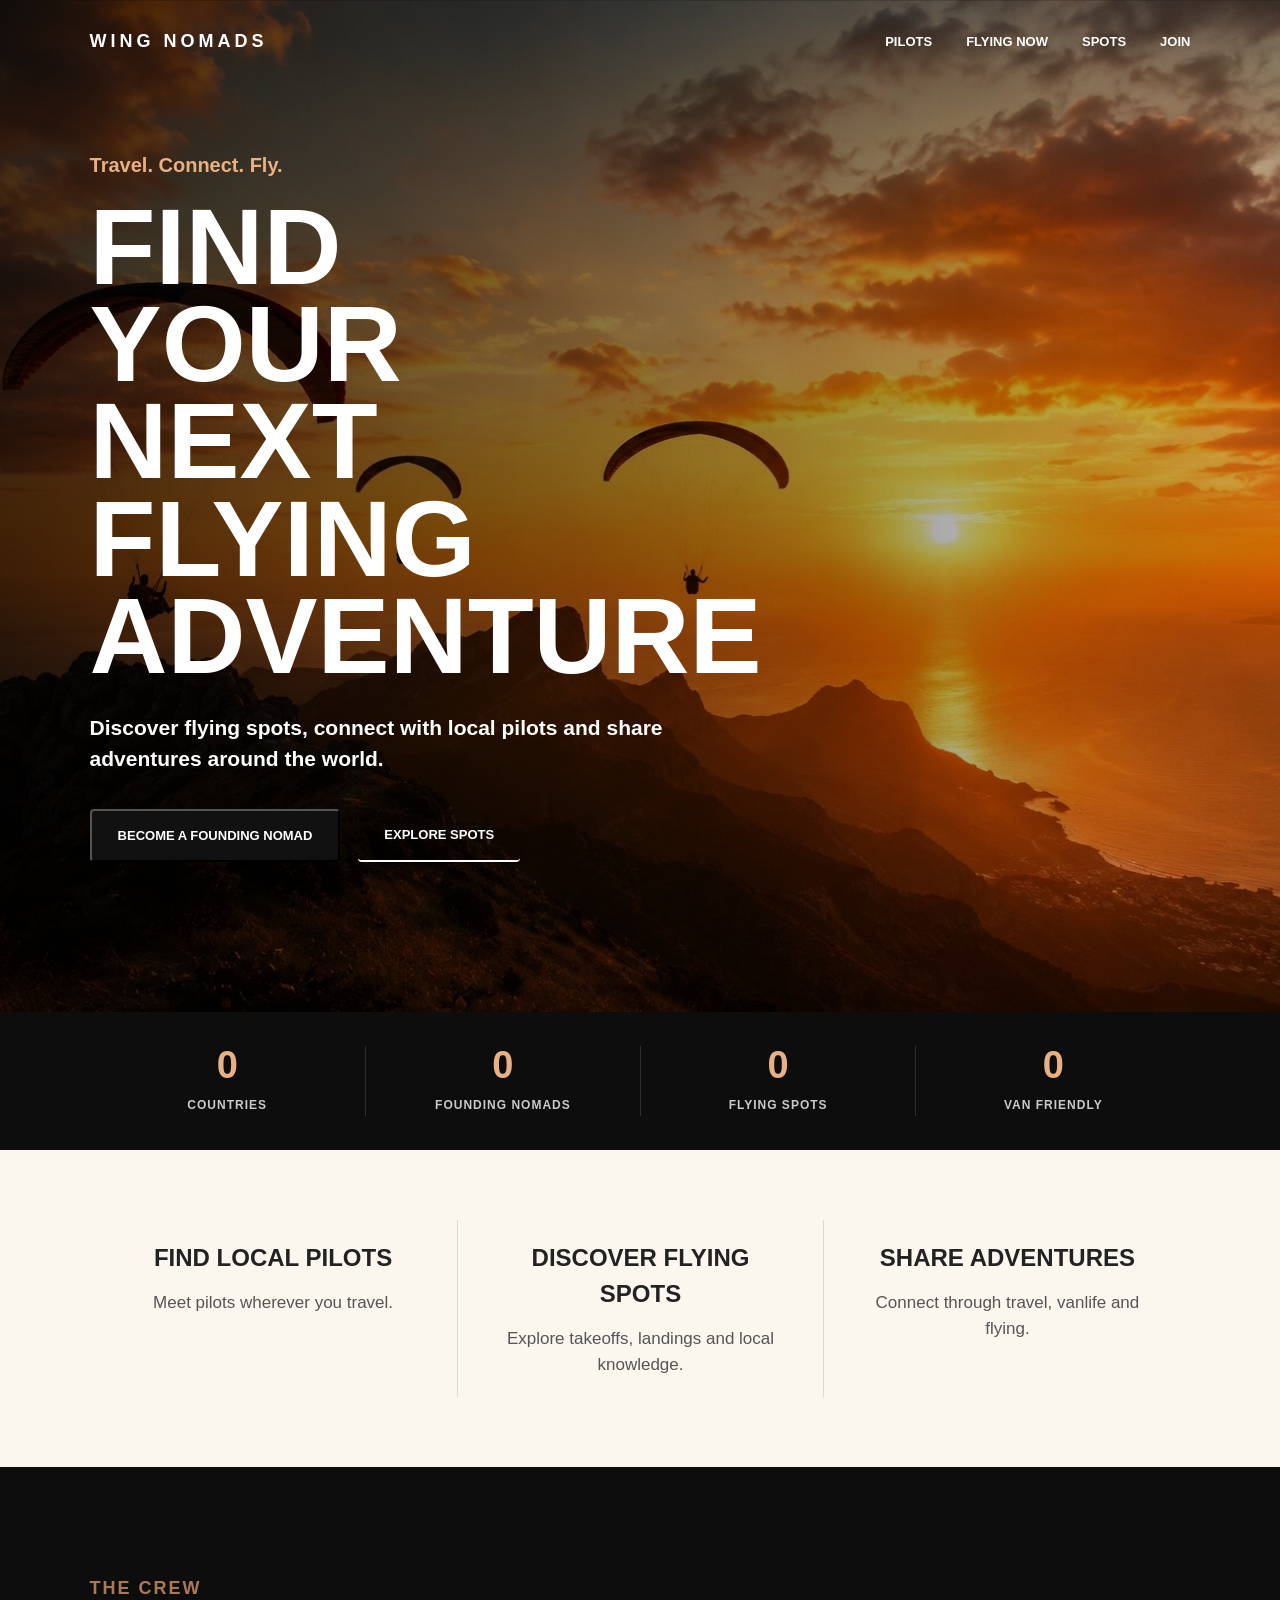
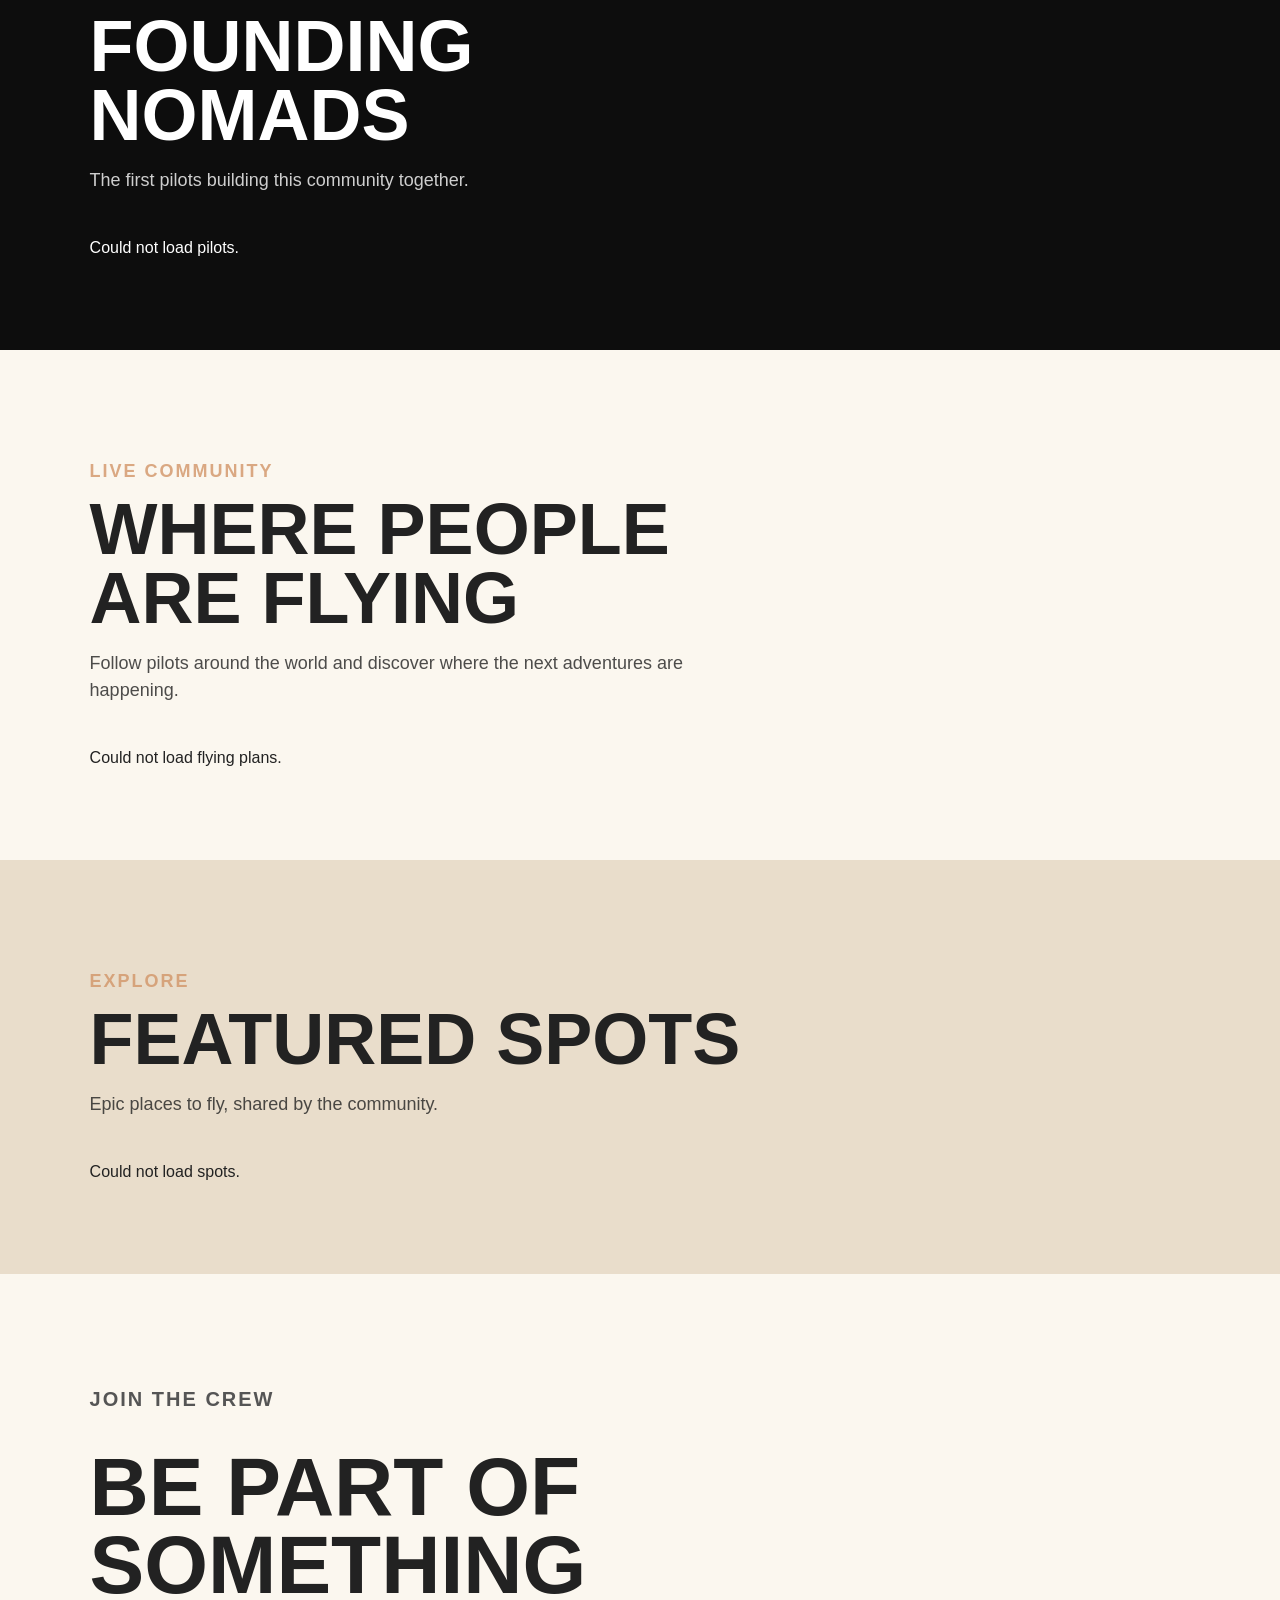
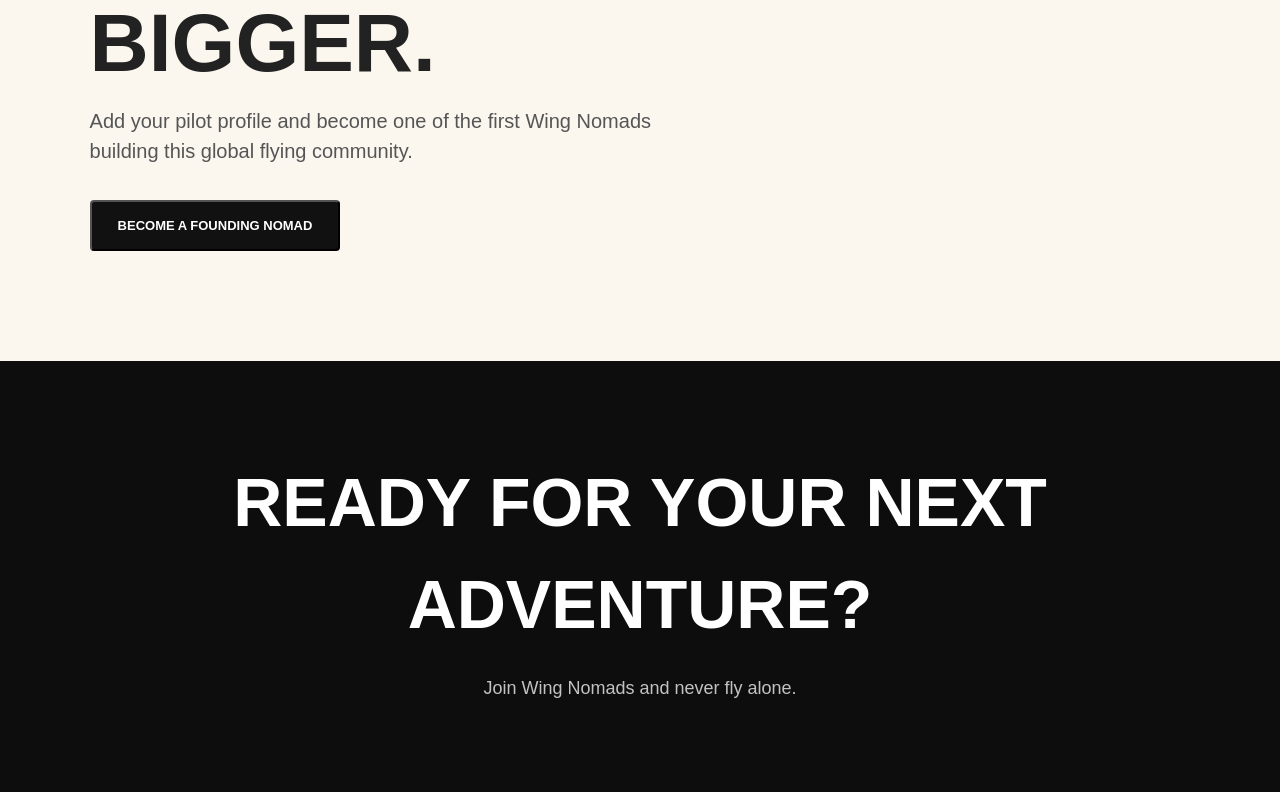
<file: index.html>
<!DOCTYPE html>
<html lang="en">
<head>
  <meta charset="UTF-8" />
  <meta name="viewport" content="width=device-width, initial-scale=1.0" />
  <title>Wing Nomads | Travel. Connect. Fly.</title>
<link rel="stylesheet" href="style.css?v=100002" />
</head>

<body>
  

<header class="navbar">
  <div class="logo">WING NOMADS</div>
  <nav>
    <a href="#pilots">Pilots</a>
    <a href="#flying-now">Flying Now</a>
    <a href="#spots">Spots</a>
    <a href="#join">Join</a>
  </nav>
</header>

<section class="hero">
  <div class="hero-content">
    <p class="tagline">Travel. Connect. Fly.</p>
    <h1>FIND YOUR NEXT<br>FLYING<br>ADVENTURE</h1>
    <p class="description">
      Discover flying spots, connect with local pilots and share adventures around the world.
    </p>
    <div class="buttons">
   <button id="open-form-btn" class="btn-primary">
  Become a Founding Nomad
</button>
      <a href="#spots" class="btn-secondary">Explore Spots</a>
    </div>
  </div>
</section>

<section class="stats-section">
  <div class="stat"><strong id="countries-count">0</strong><span>Countries</span></div>
  <div class="stat"><strong id="pilots-count">0</strong><span>Founding Nomads</span></div>
  <div class="stat"><strong id="spots-count">0</strong><span>Flying Spots</span></div>
  <div class="stat"><strong id="van-count">0</strong><span>Van Friendly</span></div>
</section>

<section class="features">
  <div class="feature">
    <h3>Find Local Pilots</h3>
    <p>Meet pilots wherever you travel.</p>
  </div>

  <div class="feature">
    <h3>Discover Flying Spots</h3>
    <p>Explore takeoffs, landings and local knowledge.</p>
  </div>

  <div class="feature">
    <h3>Share Adventures</h3>
    <p>Connect through travel, vanlife and flying.</p>
  </div>
</section>

<section id="pilots" class="nomads-section">
  <div class="section-intro">
    <p class="eyebrow">The Crew</p>
    <h2>Founding Nomads</h2>
    <p>The first pilots building this community together.</p>
  </div>

  <div id="profiles-container" class="pilot-grid">Loading pilots...</div>
</section>

<section id="flying-now" class="flying-now-section">
  <div class="section-intro">
    <p class="eyebrow">Live Community</p>
    <h2>Where People Are Flying</h2>
    <p>
      Follow pilots around the world and discover where the next adventures are happening.
    </p>
  </div>

  <div id="flying-now-grid" class="flying-now-grid">Loading flying plans...</div>
</section>

<section id="spots" class="spots-section">
  <div class="section-intro">
    <p class="eyebrow">Explore</p>
    <h2>Featured Spots</h2>
    <p>Epic places to fly, shared by the community.</p>
  </div>

  <div id="spots-container" class="spot-grid">Loading spots...</div>
</section>

<section id="join" class="join-cta">
  <div class="join-cta-inner">
    <p class="eyebrow">Join the crew</p>
    <h2>Be part of something bigger.</h2>
    <p>
      Add your pilot profile and become one of the first Wing Nomads building this global flying community.
    </p>
 <button type="button" class="btn-primary js-open-form">
  Become a Founding Nomad
</button>
  </div>
</section>

<div id="form-modal" class="modal">
  <div class="modal-card">

    <button id="close-form-btn" class="modal-close" type="button">×</button>

    <div class="modal-intro">
      <p class="eyebrow">Founding Nomad</p>
      <h2>Join Wing Nomads</h2>
      <p>Create your pilot card. You can update your profile later.</p>
    </div>

   <form id="founding-form" class="founding-form">
      <input type="text" id="full_name" placeholder="Full name" required />
   <select id="country" required>
  <option value="">Country</option>
  <option value="Spain">Spain</option>
  <option value="France">France</option>
  <option value="Italy">Italy</option>
  <option value="Portugal">Portugal</option>
  <option value="Switzerland">Switzerland</option>
  <option value="Austria">Austria</option>
  <option value="Germany">Germany</option>
  <option value="South Africa">South Africa</option>
  <option value="Morocco">Morocco</option>
  <option value="Turkey">Turkey</option>
  <option value="India">India</option>
  <option value="Mexico">Mexico</option>
  <option value="Brazil">Brazil</option>
  <option value="United States">United States</option>
  <option value="Other">Other</option>
</select>
    <select id="flying_type">
  <option value="">Main discipline</option>
  <option value="Paragliding">Paragliding</option>
  <option value="Hike & Fly">Hike & Fly</option>
  <option value="XC">XC</option>
  <option value="Paramotor">Paramotor</option>
  <option value="Speed Flying">Speed Flying</option>
  <option value="Acro">Acro</option>
</select>

<select id="level">
  <option value="">Flying level</option>
  <option value="Beginner">Beginner</option>
  <option value="Intermediate">Intermediate</option>
  <option value="Advanced">Advanced</option>
  <option value="Instructor">Instructor</option>
</select>
      
      <input type="text" id="current_location" placeholder="Current location" />
    <input 
  type="text" 
  id="next_destination" 
  placeholder="Next destination" 
/>

<div class="date-row">

  <div class="date-field">
    <label>From</label>
    <div class="date-input-wrap">
      <input type="date" id="trip_start_date" class="date-input" />
      <span class="date-text">dd/mm/yyyy</span>
      <span class="date-icon"></span>
    </div>
  </div>

  <div class="date-field">
    <label>To</label>
    <div class="date-input-wrap">
      <input type="date" id="trip_end_date" class="date-input" />
      <span class="date-text">dd/mm/yyyy</span>
      <span class="date-icon"></span>
    </div>
  </div>

</div>
     <input 
  type="text" 
  id="instagram" 
  placeholder="Instagram or email, e.g. @nadia.fly" 
/>
    <label for="profile_image_file" class="upload-box">
  Upload profile photo
</label>

<input
  type="file"
  id="profile_image_file"
  accept="image/jpeg,image/png,image/webp"
  hidden
/>

      <button type="submit">Create my profile</button>
      <p id="form-message"></p>
    </form>
  </div>
</div>

<footer>
  <h2>Ready for your next adventure?</h2>
  <p>Join Wing Nomads and never fly alone.</p>
</footer>

<script>
const SUPABASE_URL = "https://fdpyqsqflwqmyubugitn.supabase.co";
const SUPABASE_KEY = "sb_publishable_CHWsP3y0fChbq4Pcjq5pvQ_dngXSe69";
const PROFILE_IMAGES_BUCKET = "profile-images";

function safe(value, fallback = "Not added") {
  return value !== null && value !== undefined && String(value).trim() !== ""
    ? String(value).trim()
    : fallback;
}

function firstAvailable(...values) {
  for (const value of values) {
    if (value !== null && value !== undefined && String(value).trim() !== "") {
      return String(value).trim();
    }
  }
  return "";
}

function getFlag(country) {
  const flags = {
    Spain: "🇪🇸",
    France: "🇫🇷",
    Italy: "🇮🇹",
    Germany: "🇩🇪",
    Portugal: "🇵🇹",
    "United Kingdom": "🇬🇧",
    "United States": "🇺🇸",
    Canada: "🇨🇦",
    Australia: "🇦🇺",
    "South Africa": "🇿🇦"
  };

  return flags[country] || "🌍";
}

function makeUsername(name) {
  return name
    .toLowerCase()
    .trim()
    .replace(/[^a-z0-9]+/g, "")
    .slice(0, 20);
}

function levelClass(level) {
  const cleanLevel = String(level || "pilot").toLowerCase().trim();

  if (cleanLevel.includes("beginner")) return "level-beginner";
  if (cleanLevel.includes("intermediate")) return "level-intermediate";
  if (cleanLevel.includes("advanced")) return "level-advanced";
  if (cleanLevel.includes("pro")) return "level-pro";
  if (cleanLevel.includes("instructor")) return "level-instructor";

  return "level-intermediate";
}
function defaultPilotImage() {
  return "https://images.unsplash.com/photo-1500530855697-b586d89ba3ee?auto=format&fit=crop&w=900&q=80";
}

function defaultSpotImage() {
  return "https://images.unsplash.com/photo-1464822759023-fed622ff2c3b?auto=format&fit=crop&w=900&q=80";
}

async function getTable(tableName) {
  const response = await fetch(`${SUPABASE_URL}/rest/v1/${tableName}?select=*`, {
    headers: {
      apikey: SUPABASE_KEY,
      Authorization: `Bearer ${SUPABASE_KEY}`
    }
  });

  if (!response.ok) throw new Error(await response.text());
  return response.json();
}

async function uploadProfileImage(file, username) {
  if (!file) return "";

  const extension = file.name.split(".").pop().toLowerCase();
  const fileName = `${username}-${Date.now()}.${extension}`;

  const response = await fetch(
    `${SUPABASE_URL}/storage/v1/object/${PROFILE_IMAGES_BUCKET}/${fileName}`,
    {
      method: "POST",
      headers: {
        apikey: SUPABASE_KEY,
        Authorization: `Bearer ${SUPABASE_KEY}`,
        "Content-Type": file.type,
        "x-upsert": "true"
      },
      body: file
    }
  );

  if (!response.ok) throw new Error(await response.text());

  return `${SUPABASE_URL}/storage/v1/object/public/${PROFILE_IMAGES_BUCKET}/${fileName}`;
}

async function insertProfile(profile) {
  const response = await fetch(`${SUPABASE_URL}/rest/v1/profiles`, {
    method: "POST",
    headers: {
      apikey: SUPABASE_KEY,
      Authorization: `Bearer ${SUPABASE_KEY}`,
      "Content-Type": "application/json",
      Prefer: "return=representation"
    },
    body: JSON.stringify(profile)
  });

  if (!response.ok) throw new Error(await response.text());
  return response.json();
}

function updateStats(profiles, spots) {
  const countries = new Set([
    ...profiles.map(profile => profile.country).filter(Boolean),
    ...spots.map(spot => spot.country).filter(Boolean)
  ]);

  document.getElementById("countries-count").textContent = countries.size;
  document.getElementById("pilots-count").textContent = profiles.length;
  document.getElementById("spots-count").textContent = spots.length;
  document.getElementById("van-count").textContent = spots.filter(spot => spot.van_friendly).length;
}

function renderPilotCard(profile) {
  const image = profile.profile_image || defaultPilotImage();
  const name = profile.full_name || "Unnamed Pilot";
  const country = profile.country || "";
  const level = profile.level || "Pilot";
  const flyingType = profile.flying_type || "Flying";
  const currentLocation = profile.current_location || "Not added yet";
  const nextDestination = profile.next_destination || "Open to adventure";
  const instagram = profile.instagram || "Instagram not added";

  return `
    <a href="pilot.html?user=${profile.username}" class="pilot-link">
      <article class="pilot-card">
        <img
          class="pilot-photo"
          src="${image}"
          alt="${name}"
        >

        <div class="pilot-body">
          <div class="pilot-heading">
            <h3>${name}</h3>
            <span>${getFlag(country)} ${country}</span>
          </div>

          <p class="pilot-meta">
            <span class="level-badge ${levelClass(level)}">${level}</span>
            <span>· ${flyingType}</span>
          </p>

        <div class="pilot-detail">
  <small>📍 Flying Now</small>
  <p>${currentLocation}</p>
</div>

          <div class="pilot-detail">
            <small>🧭 Next Destination</small>
            <p>${nextDestination}</p>
          </div>

          <p class="instagram">📸 ${instagram}</p>
        </div>
      </article>
    </a>
  `;
}

function renderFlyingCard(profile) {
  const image = profile.profile_image || defaultPilotImage();
  const name = profile.full_name || "Unnamed Pilot";
  const country = profile.country || "";
  const currentLocation = firstAvailable(profile.current_location, profile.home_spot) || "Location not added";
  const nextDestination = safe(profile.next_destination, "Open to adventure");
  const tripDates = safe(profile.trip_dates, "Dates not added");

  return `
    <a href="pilot.html?user=${profile.username}" class="flying-card">
      <img
        src="${image}"
        alt="${name}"
      >

      <div class="flying-card-body">
        <p class="flying-status">● Flying now</p>
        <h3>${name}</h3>

        <p class="flying-location">
          ${getFlag(country)} ${currentLocation}
        </p>

        <div class="flying-next">
          <small>🧭 Next Destination</small>
          <p>${nextDestination}</p>
          <span>${tripDates}</span>
        </div>
      </div>
    </a>
  `;
}

function renderSpotCard(spot) {
  const image = firstAvailable(spot.image_url, spot.image) || defaultSpotImage();

  const name = spot.name || "Unnamed Spot";
  const country = spot.country || "";
  const region = spot.region || "Unknown region";
  const flyingType = spot.flying_type || "Paragliding";

  const bestSeason = firstAvailable(
    spot.best_season,
    spot.season,
    spot.best_time,
    spot.best_months
  ) || "Not specified";

  const windDirections = firstAvailable(
    spot.wind_directions,
    spot.wind_direction,
    spot.wind,
    spot.orientation,
    spot.takeoff_orientation
  ) || "Not specified";

  const difficulty = spot.difficulty || "Not specified";
  const vanFriendly = spot.van_friendly ? "Yes" : "No";

  return `
    <a href="spot.html?id=${spot.slug}" class="spot-link">
      <article class="spot-card">
        <div
          class="spot-image"
          style="background-image:linear-gradient(rgba(0,0,0,.06), rgba(0,0,0,.06)), url('${image}')"
        ></div>

        <div class="pilot-body">
          <div class="pilot-heading">
            <h3>${name}</h3>
            <span>${getFlag(country)} ${country}</span>
          </div>

          <p class="pilot-meta spot-meta">${region} · ${flyingType}</p>

          <div class="spot-detail-list">
            <div class="pilot-detail">
              <small>☀️ Best Season</small>
              <p>${bestSeason}</p>
            </div>

            <div class="pilot-detail">
              <small>🌬️ Wind Directions</small>
              <p>${windDirections}</p>
            </div>
          </div>

          <div class="spot-info-row">
            <div>
              <small>📊 Difficulty</small>
              <p>${difficulty}</p>
            </div>

            <div>
              <small>🚐 Van Friendly</small>
              <p>${vanFriendly}</p>
            </div>
          </div>
        </div>
      </article>
    </a>
  `;
}

async function loadProfiles() {
  const container = document.getElementById("profiles-container");
  const flyingNowContainer = document.getElementById("flying-now-grid");

  try {
    const profiles = await getTable("profiles");

    container.innerHTML = profiles.map(renderPilotCard).join("");

    if (flyingNowContainer) {
      flyingNowContainer.innerHTML = profiles
        .slice(0, 3)
        .map(renderFlyingCard)
        .join("");
    }

    return profiles;
  } catch (error) {
    container.innerHTML = "Could not load pilots.";
    if (flyingNowContainer) flyingNowContainer.innerHTML = "Could not load flying plans.";
    console.error(error);
    return [];
  }
}

async function loadSpots() {
  const container = document.getElementById("spots-container");

  try {
    const spots = await getTable("spots");
    container.innerHTML = spots.map(renderSpotCard).join("");
    return spots;
  } catch (error) {
    container.innerHTML = "Could not load spots.";
    console.error(error);
    return [];
  }
}

async function init() {
  const profiles = await loadProfiles();
  const spots = await loadSpots();
  updateStats(profiles, spots);
}

const modal = document.getElementById("form-modal");
const closeBtn = document.getElementById("close-form-btn");

document.querySelectorAll(".js-open-form, #open-form-btn").forEach(button => {
  button.addEventListener("click", () => {
    modal.classList.add("open");
  });
});

if (closeBtn) {
  closeBtn.addEventListener("click", () => {
    modal.classList.remove("open");
  });
}

if (modal) {
  modal.addEventListener("click", event => {
    if (event.target === modal) {
      modal.classList.remove("open");
    }
  });
}
document.querySelectorAll(".date-input").forEach(input => {
  input.addEventListener("change", () => {
    const text = input.parentElement.querySelector(".date-text");

    if (!input.value) {
      text.textContent = "dd/mm/yyyy";
      return;
    }

    const [year, month, day] = input.value.split("-");
    text.textContent = `${day}/${month}/${year.slice(-2)}`;
  });
});
document.getElementById("founding-form").addEventListener("submit", async function(event) {
  event.preventDefault();

  const message = document.getElementById("form-message");
  message.textContent = "Creating your profile...";

  const fullName = document.getElementById("full_name").value.trim();
  const username = makeUsername(fullName);
  const imageFile = document.getElementById("profile_image_file").files[0];

  try {
    const uploadedImageUrl = await uploadProfileImage(imageFile, username);

   const startDate = document.getElementById("trip_start_date").value;
const endDate = document.getElementById("trip_end_date").value;

function formatShortDate(dateString) {
  if (!dateString) return "";

  const [year, month, day] = dateString.split("-");

  return `${day}/${month}/${year.slice(-2)}`;
}

const profile = {
  id: crypto.randomUUID(),
  full_name: fullName,
  username: username,
  country: document.getElementById("country").value,
  flying_type: document.getElementById("flying_type").value,
  level: document.getElementById("level").value,

  current_location: document.getElementById("current_location").value.trim(),
  next_destination: document.getElementById("next_destination").value.trim(),

  trip_dates: `${formatShortDate(startDate)} - ${formatShortDate(endDate)}`,

  instagram: document.getElementById("instagram").value.trim(),
  profile_image: uploadedImageUrl
};

    await insertProfile(profile);

    message.textContent = "Profile created. Welcome to Wing Nomads.";
    this.reset();
    await init();

    setTimeout(() => {
      modal.classList.remove("open");
      message.textContent = "";
      window.location.href = "#pilots";
    }, 1200);

  } catch (error) {
    console.error("PROFILE ERROR:", error);
    message.textContent = error.message || "Could not create profile. Check Supabase.";
  }
});
if (new URLSearchParams(window.location.search).get("open") === "form") {
  window.addEventListener("load", () => {
    modal.classList.add("open");
  });
}

init();
</script>

</body>
</html>
</file>
<file: style.css>
:root {
  --black: #0d0d0d;
  --charcoal: #222222;
  --cream: #f6f1e8;
  --sand: #e9ddcb;
  --paper: #fbf7ef;
  --terracotta: #c46a3c;
  --soft-grey: #666666;
  --white: #ffffff;
  --green-bg: #dcefdc;
  --green-text: #1f7a38;
  --yellow-bg: #f4e3b1;
  --yellow-text: #9a6a00;
  --red-bg: #f1c7b8;
  --red-text: #a13d22;
}

* {
  margin: 0;
  padding: 0;
  box-sizing: border-box;
}

html,
body {
  width: 100%;
  overflow-x: hidden;
}

body {
  font-family: Arial, sans-serif;
  background: var(--cream);
  color: var(--charcoal);
  line-height: 1.5;
}

img {
  max-width: 100%;
}

a {
  color: inherit;
  text-decoration: none;
}

/* GLOBAL LABELS */

.label-row {
  display: flex;
  align-items: center;
  gap: 8px;
}

.label-icon {
  font-size: 15px;
  line-height: 1;
}

.info-label,
.pilot-detail small,
.flying-next small,
.spot-info-row small,
.spot-mini-card small,
.pilot-mini-card small,
.side-item small,
.pilot-side-item small {
  display: block;
  text-transform: uppercase;
  color: var(--soft-grey);
  font-size: 12px;
  font-weight: 900;
  letter-spacing: 1px;
  margin-bottom: 7px;
}

.level-badge {
  display: inline-flex;
  align-items: center;
  padding: 5px 10px;
  border-radius: 999px;
  font-size: 11px;
  font-weight: 900;
  letter-spacing: .08em;
  text-transform: uppercase;
  line-height: 1;
}

.level-beginner {
  background: #e5f7ea;
  color: #16823a;
}

.level-intermediate {
  background: #fff3d6;
  color: #c58917;
}

.level-advanced,
.level-pro {
  background: #ffe3e3;
  color: #c43d3d;
}

.level-instructor {
  background: #e7e7e7;
  color: #111111;
}

/* NAVBAR */

.navbar {
  position: absolute;
  top: 0;
  width: 100%;
  z-index: 10;
  padding: 28px 7%;
  display: flex;
  justify-content: space-between;
  align-items: center;
  color: white;
}

.logo {
  font-weight: 900;
  letter-spacing: 4px;
  font-size: 18px;
}

.navbar nav {
  display: flex;
  gap: 34px;
}

.navbar a {
  font-weight: 800;
  font-size: 13px;
  text-transform: uppercase;
}

/* HERO */

.hero {
  min-height: 100vh;
  background:
    linear-gradient(90deg, rgba(0,0,0,.72), rgba(0,0,0,.18)),
 url("images/IMG_DECB8534-B91A-41D1-8EE7-DFAED174CDAC.jpeg");
  background-size: cover;
  background-position: center;
  display: flex;
  align-items: center;
}

.hero-content {
  max-width: 760px;
  padding: 150px 7%;
  color: white;
}

.tagline {
  font-size: 20px;
  font-weight: 800;
  margin-bottom: 18px;
  color: #e7b184;
}

.hero h1 {
  font-size: clamp(56px, 9vw, 108px);
  line-height: .9;
  font-weight: 900;
  margin-bottom: 28px;
}

.description {
  font-size: 21px;
  font-weight: 600;
  max-width: 620px;
  margin-bottom: 34px;
}

.buttons {
  display: flex;
  gap: 18px;
  flex-wrap: wrap;
}

.btn-primary,
.btn-secondary {
  display: inline-block;
  padding: 16px 26px;
  border-radius: 4px;
  font-weight: 900;
  font-size: 13px;
  text-transform: uppercase;
}

.btn-primary {
  background: #111111;
  color: #ffffff;
}

.btn-secondary {
  color: white;
  border-bottom: 2px solid white;
}

/* STATS */

.stats-section {
  display: grid;
  grid-template-columns: repeat(4, 1fr);
  background: var(--black);
  color: white;
  padding: 34px 7%;
}

.stat {
  text-align: center;
  border-left: 1px solid rgba(255,255,255,.14);
}

.stat:first-child {
  border-left: none;
}

.stat strong {
  display: block;
  font-size: 38px;
  line-height: 1;
  margin-bottom: 8px;
  color: #e7b184;
}

.stat span {
  font-size: 12px;
  font-weight: 900;
  letter-spacing: 1px;
  text-transform: uppercase;
  opacity: .78;
}

/* FEATURES */

.features {
  display: grid;
  grid-template-columns: repeat(3, 1fr);
  background: var(--paper);
  padding: 70px 7%;
}

.feature {
  text-align: center;
  padding: 20px 42px;
  border-left: 1px solid rgba(0,0,0,.12);
}

.feature:first-child {
  border-left: none;
}

.feature h3 {
  font-size: 24px;
  text-transform: uppercase;
  margin-bottom: 14px;
}

.feature p {
  font-size: 17px;
  color: #555;
}

/* SECTIONS */

.nomads-section {
  background: var(--black);
  color: white;
  padding: 90px 7%;
}

.flying-now-section {
  background: var(--paper);
  padding: 90px 7%;
}

.spots-section {
  background: var(--sand);
  padding: 90px 7%;
}

.section-intro {
  max-width: 680px;
  margin-bottom: 42px;
}

.eyebrow {
  color: #d29568;
  text-transform: uppercase;
  font-weight: 900;
  letter-spacing: 2px;
  margin-bottom: 10px;
}

.section-intro h2 {
  font-size: clamp(42px, 7vw, 72px);
  line-height: .95;
  text-transform: uppercase;
}

.section-intro p {
  margin-top: 18px;
  font-size: 18px;
  opacity: .8;
}

/* GRIDS */

.pilot-grid,
.spot-grid,
.flying-now-grid {
  display: grid;
  grid-template-columns: repeat(auto-fit, minmax(280px, 340px));
  gap: 28px;
}

.flying-now-grid {
  grid-template-columns: repeat(auto-fit, minmax(280px, 1fr));
}

.pilot-link,
.spot-link,
.flying-card {
  display: block;
}

/* HOME CARDS */

.pilot-card,
.spot-card,
.flying-card {
  background: var(--paper);
  color: var(--charcoal);
  border-radius: 14px;
  overflow: hidden;
  box-shadow: 0 18px 45px rgba(0,0,0,.16);
  transition: .25s ease;
}

.flying-card {
  background: white;
  box-shadow: 0 18px 45px rgba(0,0,0,.12);
}

.pilot-card:hover,
.spot-link:hover .spot-card,
.flying-card:hover {
  transform: translateY(-4px);
}

.pilot-photo,
.flying-card img {
  width: 100%;
  height: 215px;
  display: block;
  object-fit: cover;
  object-position: center 25%;
}

.flying-card img {
  height: 220px;
}

.spot-image {
  width: 100%;
  height: 205px;
  display: block;
  background:
    linear-gradient(rgba(0,0,0,.06), rgba(0,0,0,.06)),
    url("https://images.unsplash.com/photo-1464822759023-fed622ff2c3b?auto=format&fit=crop&w=900&q=80");
  background-size: cover;
  background-position: center;
}

.pilot-body,
.flying-card-body {
  padding: 26px;
}

.pilot-heading {
  display: flex;
  justify-content: space-between;
  align-items: flex-start;
  gap: 14px;
  margin-bottom: 10px;
}

.pilot-heading h3,
.spot-card h3,
.flying-card h3 {
  font-size: 24px;
  line-height: 1.05;
  text-transform: uppercase;
  color: var(--black);
  font-weight: 900;
}

.flying-card h3 {
  font-size: 26px;
  margin-bottom: 12px;
}

.pilot-heading span {
  font-size: 12px;
  font-weight: 900;
  text-transform: uppercase;
  color: var(--terracotta);
  white-space: nowrap;
}

.pilot-meta {
  display: flex;
  align-items: center;
  flex-wrap: wrap;
  gap: 8px;
  font-size: 13px;
  font-weight: 900;
  letter-spacing: .9px;
  text-transform: uppercase;
  color: var(--soft-grey);
  padding-bottom: 18px;
  border-bottom: 1px solid rgba(0,0,0,.12);
  margin-bottom: 22px;
}

.spot-meta {
  display: block;
}

.pilot-detail {
  margin-bottom: 16px;
}

.pilot-detail p,
.flying-location,
.spot-info-row p {
  font-size: 16px;
  color: #222;
}

.flying-location {
  font-weight: 800;
  margin-bottom: 20px;
}

.instagram {
  margin-top: 22px;
  padding-top: 18px;
  border-top: 1px solid rgba(0,0,0,.12);
  font-size: 16px;
  color: #333;
  font-weight: 800;
}

.flying-status {
  color: var(--green-text);
  font-size: 12px;
  font-weight: 900;
  text-transform: uppercase;
  letter-spacing: .08em;
  margin-bottom: 10px;
}

.flying-next {
  padding-top: 18px;
  border-top: 1px solid rgba(0,0,0,.12);
}

.flying-next p {
  font-size: 18px;
  font-weight: 900;
  color: var(--black);
  margin-bottom: 4px;
}

.flying-next span {
  font-size: 14px;
  font-weight: 800;
  color: var(--terracotta);
}

/* SPOT CARDS */

.spot-card {
  max-width: 340px;
}

.spot-info-row {
  display: grid;
  grid-template-columns: 1fr 1fr;
  gap: 18px;
  padding-top: 20px;
  border-top: 1px solid rgba(0,0,0,.1);
}

/* JOIN CTA */

.join-cta {
  background: var(--paper);
  padding: 110px 7%;
  position: relative;
  overflow: hidden;
}

.join-cta-inner {
  max-width: 760px;
  position: relative;
  z-index: 2;
}

.join-cta h2 {
  font-size: clamp(44px, 7vw, 82px);
  line-height: .95;
  text-transform: uppercase;
  margin-bottom: 24px;
}

.join-cta p {
  font-size: 20px;
  color: #555;
  max-width: 620px;
  margin-bottom: 34px;
}

.join-btn {
  display: inline-block;
  padding: 18px 30px;
  background: #111111 !important;
  color: #ffffff !important;
  border: 2px solid #111111;
  border-radius: 8px;
  font-weight: 900;
  font-size: 13px;
  text-transform: uppercase;
  letter-spacing: .04em;
  cursor: pointer;
  transition: .2s ease;
  box-shadow: 0 12px 30px rgba(0,0,0,.18);
}

.join-btn:hover {
  opacity: .9;
  transform: translateY(-2px);
}
/* SHARED DETAIL PAGES */

.spot-page,
.pilot-page {
  min-height: 100vh;
  background: var(--cream);
}

.spot-detail-hero,
.pilot-detail-hero {
  position: relative;
  height: 60vh;
  min-height: 520px;
  overflow: hidden;
  color: white;
}

.spot-detail-hero img,
.pilot-detail-hero img {
  position: absolute;
  inset: 0;
  width: 100%;
  height: 100%;
  object-fit: cover;
}

.pilot-detail-hero img {
  object-position: center 22%;
}

.spot-hero-shade,
.pilot-hero-shade {
  position: absolute;
  inset: 0;
  background:
    linear-gradient(to bottom, rgba(0,0,0,.25), rgba(0,0,0,.65)),
    linear-gradient(to right, rgba(0,0,0,.55), rgba(0,0,0,.08));
}

.spot-back,
.pilot-back {
  position: absolute;
  z-index: 3;
  top: 32px;
  left: 7%;
  color: white;
  font-weight: 900;
  font-size: 17px;
}

.spot-hero-content,
.pilot-hero-content {
  position: absolute;
  z-index: 2;
  left: 7%;
  bottom: 65px;
  max-width: 900px;
}

.spot-hero-content h1,
.pilot-name {
  font-size: clamp(54px, 9vw, 106px);
  line-height: .9;
  text-transform: uppercase;
  margin-bottom: 24px;
  color: white;
}

.pilot-country {
  color: #e29a68;
  font-size: 22px;
  font-weight: 900;
  text-transform: uppercase;
  letter-spacing: .08em;
  margin-bottom: 18px;
}

.spot-location-line,
.spot-type-line,
.pilot-meta-line {
  display: flex;
  align-items: center;
  flex-wrap: wrap;
  gap: 16px;
  font-size: 28px;
  font-weight: 900;
  text-transform: uppercase;
  margin-top: 14px;
}

.spot-flag {
  font-size: 34px;
}

.region-highlight {
  color: #e29a68;
}

.spot-detail-main,
.pilot-detail-main {
  padding: 70px 7% 90px;
}

.spot-layout,
.pilot-layout {
  display: grid;
  grid-template-columns: 1.3fr .85fr;
  gap: 60px;
  align-items: start;
}

.spot-description-large,
.pilot-description-large {
  font-size: 25px;
  line-height: 1.65;
  color: #333;
  max-width: 760px;
  margin-bottom: 44px;
}

.spot-info-cards,
.pilot-info-cards {
  display: grid;
  grid-template-columns: repeat(2, minmax(220px, 1fr));
  gap: 22px;
}

.spot-mini-card,
.pilot-mini-card {
  background: white;
  border-radius: 14px;
  padding: 18px;
  box-shadow: 0 14px 36px rgba(0,0,0,.08);
}

.circle-icon {
  display: inline-flex;
  align-items: center;
  justify-content: center;
  margin-bottom: 18px;
}

.circle-icon svg,
.spot-type-line svg,
.side-item svg,
.pilot-side-item svg,
.community-btn svg,
.safety-icon svg,
.pilot-instagram-link svg {
  width: 26px;
  height: 26px;
  stroke: currentColor;
  stroke-width: 2.2;
}

.spot-mini-card p,
.pilot-mini-card p {
  padding: 18px;
  font-size: 20px;
  font-weight: 900;
  color: var(--black);
}

.spot-side-card,
.pilot-side-card {
  background: rgba(255,255,255,.72);
  border: 1px solid rgba(0,0,0,.08);
  border-radius: 18px;
  padding: 34px;
  box-shadow: 0 18px 45px rgba(0,0,0,.1);
}

.side-item,
.pilot-side-item {
  padding: 22px 0;
  border-bottom: 1px solid rgba(0,0,0,.12);
}

.side-item:first-child,
.pilot-side-item:first-child {
  padding-top: 0;
}

.side-item:last-child,
.pilot-side-item:last-child {
  border-bottom: none;
  padding-bottom: 0;
}

.side-item p,
.pilot-side-item p {
  font-size: 22px;
  font-weight: 800;
  color: var(--black);
}

.pilot-instagram-link {
  display: inline-flex;
  align-items: center;
  gap: 10px;
  font-weight: 900;
}

.spot-community-panel,
.pilot-community-panel {
  margin-top: 60px;
  background: #f6eee4;
  border-radius: 18px;
  padding: 38px;
  display: grid;
  grid-template-columns: 1fr .9fr;
  gap: 40px;
  align-items: center;
}

.spot-community-panel h2,
.pilot-community-panel h2 {
  font-size: 34px;
  line-height: 1.05;
  margin-bottom: 12px;
}

.spot-community-panel p,
.pilot-community-panel p {
  color: #555;
  font-size: 17px;
}

.spot-community-buttons,
.pilot-buttons {
  display: grid;
  gap: 14px;
}

.community-btn,
.pilot-btn {
  display: block;
  padding: 18px 22px;
  border-radius: 10px;
  text-align: center;
  font-weight: 900;
}

.pilot-btn {
  text-transform: uppercase;
  font-size: 13px;
  letter-spacing: .04em;
}

.community-btn.primary,
.pilot-btn.primary {
  background: var(--black);
  color: white;
}

.community-btn.secondary,
.pilot-btn.secondary {
  border: 1px solid var(--black);
  color: var(--black);
  background: transparent;
}

.spot-safety-note {
  margin-top: 28px;
  background: var(--black);
  color: white;
  border-radius: 14px;
  padding: 26px 32px;
  display: flex;
  gap: 22px;
  align-items: center;
}

.safety-icon {
  width: 52px;
  height: 52px;
  border-radius: 50%;
  background: var(--paper);
  color: var(--black);
  display: flex;
  align-items: center;
  justify-content: center;
  flex: 0 0 auto;
}

.spot-safety-note p {
  font-size: 16px;
  opacity: .9;
}

/* MODAL */

.modal {
  position: fixed;
  inset: 0;
  z-index: 999;
  background: rgba(0,0,0,.72);
  display: none;
  align-items: center;
  justify-content: center;
  padding: 28px;
}

.modal.open {
  display: flex;
}

.modal-card {
  width: min(920px, 100%);
  max-height: 92vh;
  overflow-y: auto;
  background: var(--paper);
  border-radius: 18px;
  padding: 42px;
  position: relative;
  box-shadow: 0 30px 90px rgba(0,0,0,.38);
}

.modal-close {
  position: absolute;
  top: 22px;
  right: 24px;
  width: auto;
  height: auto;
  border: none;
  background: transparent;
  color: #777;
  font-size: 42px;
  line-height: 1;
  cursor: pointer;
  z-index: 10;
}
.modal-intro {
  max-width: 620px;
  margin-bottom: 30px;
}

.modal-intro h2 {
  font-size: clamp(38px, 5vw, 64px);
  line-height: .95;
  text-transform: uppercase;
  margin-bottom: 14px;
}

.modal-intro p {
  color: #555;
  font-size: 17px;
}

.founding-form {
  display: grid;
  grid-template-columns: 1fr 1fr;
  gap: 16px;
}

.founding-form input {
  width: 100%;
  padding: 16px 18px;
  border: 1px solid rgba(0,0,0,.14);
  border-radius: 8px;
  font-size: 16px;
  background: white;
}

.founding-form input[type="file"] {
  padding: 14px 18px;
  cursor: pointer;
}

.founding-form button {
  grid-column: 1 / -1;
  margin-top: 8px;
  padding: 18px 24px;
  background: var(--black);
  color: white;
  border: none;
  border-radius: 8px;
  font-weight: 900;
  text-transform: uppercase;
  cursor: pointer;
}

#form-message {
  grid-column: 1 / -1;
  font-size: 15px;
  font-weight: 800;
  color: var(--terracotta);
}

/* EMPTY STATE */

.empty-state {
  min-height: 100vh;
  background: var(--cream);
  padding: 120px 7%;
}

.empty-state h1 {
  font-size: 48px;
  margin-bottom: 16px;
}

.empty-state p {
  font-size: 18px;
  color: #666;
  margin-bottom: 24px;
}

/* FOOTER */

footer {
  background: var(--black);
  color: white;
  padding: 90px 7%;
  text-align: center;
}

footer h2 {
  font-size: clamp(38px, 6vw, 68px);
  text-transform: uppercase;
  margin-bottom: 20px;
}

footer p {
  opacity: .75;
  font-size: 18px;
}
/* MOBILE */

@media (max-width: 768px) {

  .spot-info-cards {
    grid-template-columns: 1fr 1fr;
    gap: 12px;
  }

  .navbar nav {
    display: none;
  }

  .hero-content {
    padding: 130px 28px 80px;
  }

  .hero h1 {
    font-size: 56px;
  }

  .description {
    font-size: 18px;
  }

  .stats-section {
    grid-template-columns: repeat(2, 1fr);
    gap: 24px;
  }

  .stat {
    border-left: none;
  }

  .features {
    grid-template-columns: 1fr;
    padding: 50px 28px;
  }

  .feature {
    border-left: none;
    border-top: 1px solid rgba(0,0,0,.12);
    padding: 26px 0;
  }

  .feature:first-child {
    border-top: none;
  }

  .nomads-section,
  .spots-section,
  .flying-now-section,
  .join-cta {
    padding: 60px 28px;
  }

  .pilot-grid,
  .spot-grid,
  .flying-now-grid {
    grid-template-columns: 1fr;
  }

  .spot-card {
    max-width: none;
  }

  .spot-layout,
  .pilot-layout,
  .spot-community-panel,
  .pilot-community-panel {
    grid-template-columns: 1fr;
  }

  .spot-detail-hero,
  .pilot-detail-hero {
    height: 54vh;
    min-height: 420px;
  }

  .spot-location-line,
  .spot-type-line,
  .pilot-meta-line {
    font-size: 21px;
    gap: 12px;
  }

  .pilot-country {
    font-size: 17px;
  }

  .spot-back,
  .pilot-back,
  .spot-hero-content,
  .pilot-hero-content {
    left: 28px;
    right: 28px;
  }

  .spot-hero-content,
  .pilot-hero-content {
    bottom: 34px;
  }

  .spot-hero-content h1,
  .pilot-name {
    font-size: 44px;
    margin-bottom: 18px;
  }

  .spot-detail-main,
  .pilot-detail-main {
    padding: 36px 24px 64px;
  }

  .spot-description-large,
  .pilot-description-large {
    font-size: 19px;
    line-height: 1.45;
    margin-bottom: 28px;
  }

  .spot-info-cards,
  .pilot-info-cards {
    grid-template-columns: 1fr;
    gap: 14px;
  }

  .spot-mini-card,
  .pilot-mini-card {
    padding: 20px;
    min-height: auto;
  }

  .spot-mini-card .circle-icon,
  .pilot-mini-card .circle-icon {
    margin-bottom: 12px;
  }

  .spot-mini-card p,
  .pilot-mini-card p {
    font-size: 19px;
    line-height: 1.2;
  }

  .spot-side-card,
  .pilot-side-card {
    padding: 24px;
  }

  .side-item,
  .pilot-side-item {
    padding: 18px 0;
  }

  .side-item p,
  .pilot-side-item p {
    font-size: 19px;
  }

  .spot-community-panel,
  .pilot-community-panel {
    margin-top: 34px;
    padding: 28px 24px;
    gap: 22px;
  }

  .spot-community-panel h2,
  .pilot-community-panel h2 {
    font-size: 30px;
  }

  .pilot-buttons,
  .spot-community-buttons {
    grid-template-columns: 1fr;
  }

  .modal-card {
    padding: 32px 22px;
  }
}

/* JOIN BANNER */

.join-banner {
  background: #111111;
  color: white;
  text-align: center;
  padding: 90px 24px;
}

.join-banner h2 {
  font-size: 42px;
  font-weight: 900;
  line-height: 1.1;
  margin-bottom: 18px;
}

.join-banner p {
  max-width: 600px;
  margin: 0 auto 30px;
  opacity: .8;
  font-size: 18px;
}

.join-banner .btn-primary {
  display: inline-block;
}

/* FORM FINAL */

.founding-form {
  display: flex;
  flex-direction: column;
  gap: 16px;
}

.founding-form input,
.founding-form select {
  width: 100%;
  height: 64px;
  min-height: 64px;
  padding: 0 20px;
  border-radius: 14px;
  border: 1px solid #d9d9d9;
  background: white;
  color: #111;
  font-size: 17px;
  font-weight: 500;
  box-sizing: border-box;
}

.founding-form input::placeholder {
  color: #aaa;
}

.founding-form select {
  appearance: none;
  -webkit-appearance: none;
  background-image:
    linear-gradient(45deg, transparent 50%, #111 50%),
    linear-gradient(135deg, #111 50%, transparent 50%);
  background-position:
    calc(100% - 24px) 50%,
    calc(100% - 18px) 50%;
  background-size: 6px 6px, 6px 6px;
  background-repeat: no-repeat;
}


.founding-form button[type="submit"] {
  width: 100%;
  height: 70px;
  border: none;
  border-radius: 14px;
  background: #111111;
  color: white;
  font-size: 15px;
  font-weight: 900;
  text-transform: uppercase;
  letter-spacing: .04em;
}

#form-message {
  text-align: center;
  color: #c46a3c;
  font-weight: 800;
  margin-top: 6px;
}

.pilot-card-date {
  display: block;
  margin-top: 8px;
  color: var(--terracotta);
  font-size: 16px;
  font-weight: 900;
}

/* COMPACT DATE FIELDS - FINAL CLEAN */

.date-row {
  width: 100%;
  display: grid;
  grid-template-columns: 1fr 1fr;
  gap: 14px;
}

.date-field {
  min-width: 0;
}

.date-field label {
  display: block;
  font-size: 10px;
  margin-bottom: 6px;
  text-transform: uppercase;
  letter-spacing: .08em;
  color: #999;
  font-weight: 800;
}

.date-input-wrap {
  position: relative;
  height: 52px;
  border: 1px solid #d9d9d9;
  border-radius: 14px;
  background: #ffffff;
  overflow: hidden;
}

.date-input {
  position: absolute;
  inset: 0;
  width: 100%;
  height: 100%;
  opacity: 0;
  cursor: pointer;
  z-index: 2;
}

.date-text {
  position: absolute;
  left: 20px;
  top: 50%;
  transform: translateY(-50%);
  color: #aaa;
  font-size: 17px;
  font-weight: 500;
  font-family: Arial, sans-serif;
  pointer-events: none;
}

.date-input-wrap::after {
  content: "";
  position: absolute;
  right: 14px;
  top: 50%;
  width: 17px;
  height: 17px;
  transform: translateY(-50%);
  border: 2px solid #aaa;
  border-radius: 3px;
  pointer-events: none;
}

.date-input-wrap::before {
  content: "";
  position: absolute;
  right: 14px;
  top: calc(50% - 8px);
  width: 17px;
  height: 5px;
  border-top: 2px solid #aaa;
  pointer-events: none;
  z-index: 1;
}

@media (max-width: 430px) {
  .date-row {
    grid-template-columns: 1fr 1fr;
    gap: 10px;
  }

 .date-text {
  left: 12px;
  font-size: 15px;
  font-weight: 500;
  font-family: Arial, sans-serif;
}

  .date-input-wrap::after {
    right: 10px;
    width: 16px;
    height: 16px;
  }

  .date-input-wrap::before {
    right: 10px;
    width: 16px;
  }
}
</file>
